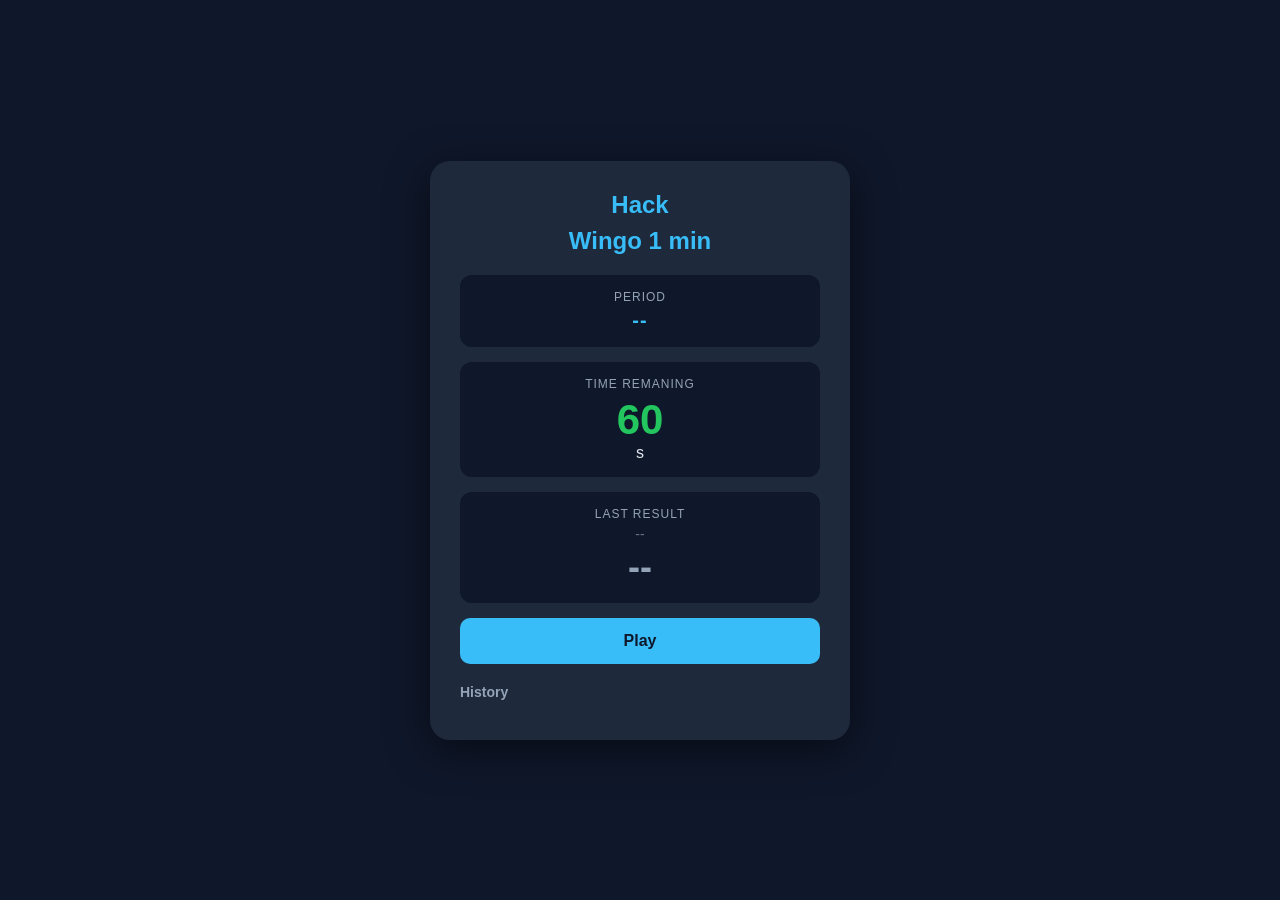
<file: index.html>
<!DOCTYPE html>
<html lang="en">
<head>
  <meta charset="UTF-8">
  <meta name="viewport" content="width=device-width, initial-scale=1.0, viewport-fit=cover">
  <title>Color-Trading App</title>
  <link rel="stylesheet" href="app.css">
</head>
<body>
  <div class="app">
    <h1>Hack</h1>
    <h1>Wingo 1 min</h1>

    <div class="period-box">
      <span class="label">Period</span>
      <span id="period" class="period">--</span>
    </div>

    <div class="timer-box">
      <span class="label">Time remaning</span>
      <div id="timer" class="timer">60</div>s
    </div>

    <div class="result-box">
      <span class="label">Last Result</span>
      <div id="resultPeriod" class="result-period">--</div>
      <div id="result" class="result">--</div>
    </div>

    <button id="playBtn">Play</button>

    <div class="history-box">
      <h3>History</h3>
      <div id="history" class="history"></div>
    </div>
  </div>

  <script src="app.js"></script>
</body>
</html>
</file>
<file: app.css>
* {
  margin: 0;
  padding: 0;
  box-sizing: border-box;
  font-family: 'Segoe UI', sans-serif;
}

html, body {
  overflow-x: hidden;
}

body {
  background: #0f172a;
  color: #e2e8f0;
  display: flex;
  justify-content: center;
  align-items: center;
  min-height: 100vh;
  padding: 20px;
  padding: max(20px, env(safe-area-inset-top)) max(20px, env(safe-area-inset-right))
            max(20px, env(safe-area-inset-bottom)) max(20px, env(safe-area-inset-left));
}

.app {
  background: #1e293b;
  border-radius: 20px;
  padding: 30px;
  width: 100%;
  max-width: 420px;
  box-shadow: 0 10px 40px rgba(0, 0, 0, 0.5);
  text-align: center;
}

h1 {
  font-size: 24px;
  margin-bottom: 8px;
  color: #38bdf8;
}

h1:last-of-type {
  margin-bottom: 20px;
}

.warning {
  font-size: 12px;
  color: #facc15;
  margin-bottom: 20px;
}

.period-box, .timer-box, .result-box {
  background: #0f172a;
  border-radius: 12px;
  padding: 15px;
  margin-bottom: 15px;
}

.label {
  font-size: 12px;
  color: #94a3b8;
  display: block;
  margin-bottom: 5px;
  text-transform: uppercase;
  letter-spacing: 1px;
}

.period {
  font-size: clamp(15px, 4.5vw, 20px);
  font-weight: bold;
  color: #38bdf8;
  letter-spacing: 1px;
  word-break: break-all;
}

.timer {
  font-size: 42px;
  font-weight: bold;
  color: #22c55e;
}

.timer.danger {
  color: #ef4444;
  animation: pulse 0.5s infinite;
}

@keyframes pulse {
  50% { transform: scale(1.1); }
}

.result-period {
  font-size: clamp(12px, 3.5vw, 14px);
  color: #64748b;
  word-break: break-all;
  margin-bottom: 4px;
}

.result {
  font-size: 36px;
  font-weight: bold;
  color: #94a3b8;
}

.result.big {
  color: #22c55e;
  text-shadow: 0 0 15px #22c55e;
}

.result.small {
  color: #ef4444;
  text-shadow: 0 0 15px #ef4444;
}

button {
  width: 100%;
  padding: 14px;
  font-size: 16px;
  font-weight: bold;
  border: none;
  border-radius: 10px;
  background: #38bdf8;
  color: #0f172a;
  cursor: pointer;
  transition: 0.2s;
  margin-bottom: 20px;
  -webkit-tap-highlight-color: transparent;
}

button:hover {
  background: #0ea5e9;
  transform: translateY(-2px);
}

button:active {
  transform: translateY(0);
  background: #0ea5e9;
}

.history-box {
  text-align: left;
}

.history-box h3 {
  font-size: 14px;
  color: #94a3b8;
  margin-bottom: 10px;
}

.history {
  display: flex;
  flex-wrap: wrap;
  gap: 8px;
  max-height: 160px;
  overflow-y: auto;
}

.history-item {
  display: flex;
  flex-direction: column;
  align-items: center;
  gap: 2px;
  padding: 6px 10px;
  border-radius: 8px;
  font-size: 12px;
  font-weight: bold;
}

.history-item .h-period {
  font-size: 10px;
  font-weight: normal;
  color: #64748b;
}

.history-item.big {
  background: rgba(34, 197, 94, 0.2);
  color: #22c55e;
}

.history-item.small {
  background: rgba(239, 68, 68, 0.2);
  color: #ef4444;
}

/* ============ MOBILE RESPONSIVENESS ============ */

@media (max-width: 480px) {
  body {
    padding: 12px;
    align-items: flex-start;
  }

  .app {
    padding: 20px 16px;
    border-radius: 14px;
    max-width: 100%;
  }

  h1 {
    font-size: 20px;
  }

  .period-box, .timer-box, .result-box {
    padding: 12px;
    margin-bottom: 12px;
  }

  .timer {
    font-size: 34px;
  }

  .result {
    font-size: 28px;
  }

  button {
    padding: 12px;
    font-size: 15px;
  }

  .history {
    max-height: 130px;
  }
}

@media (max-width: 360px) {
  h1 {
    font-size: 18px;
  }

  .timer {
    font-size: 28px;
  }

  .result {
    font-size: 24px;
  }

  .history-item {
    padding: 5px 8px;
    font-size: 11px;
  }
}

@media (prefers-reduced-motion: reduce) {
  .timer.danger {
    animation: none;
  }
  button {
    transition: none;
  }
}
</file>
